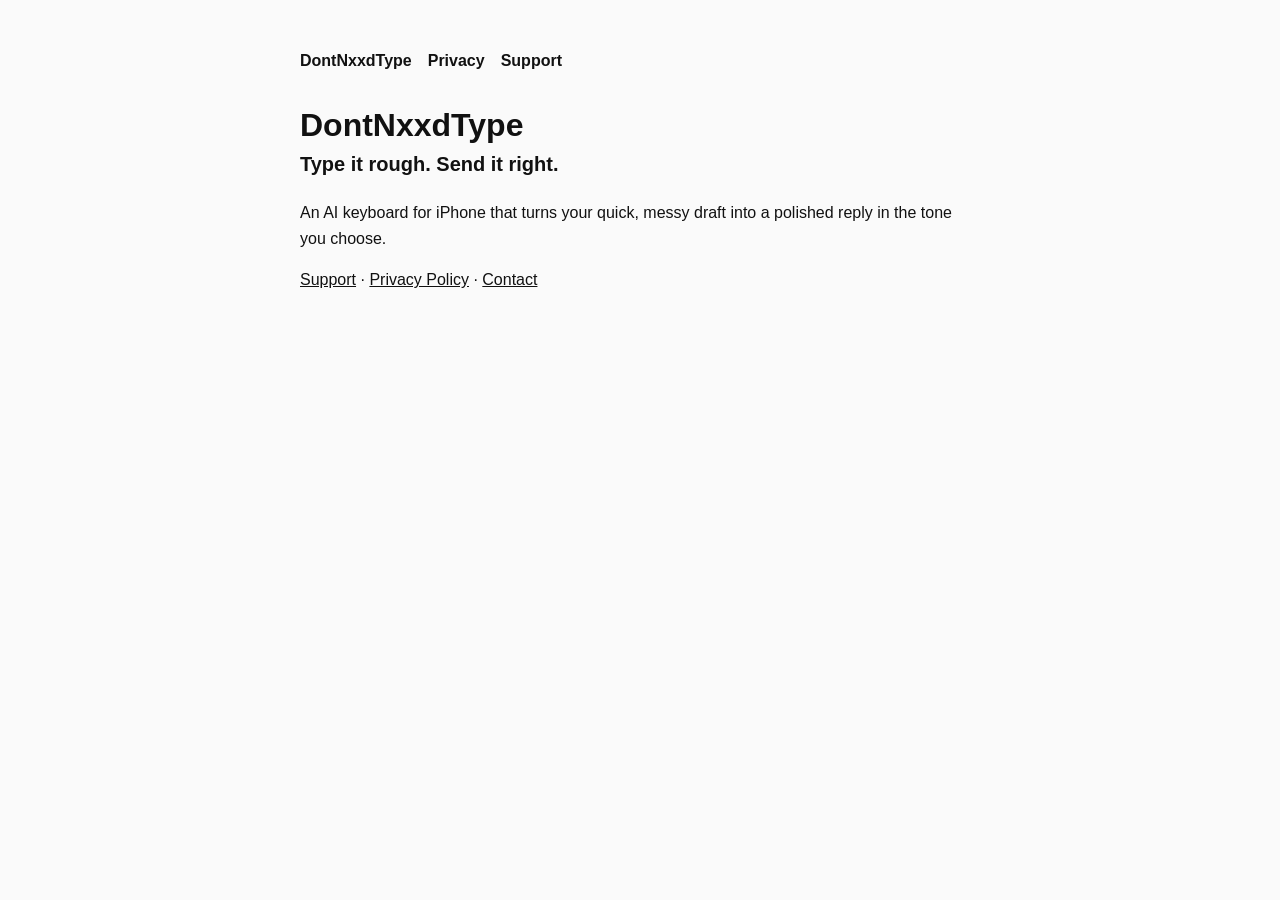
<file: index.html>
<!doctype html>
<html lang="en"><head><meta charset="utf-8"><meta name="viewport" content="width=device-width,initial-scale=1">
<title>DontNxxdType</title><link rel="stylesheet" href="style.css"></head>
<body><main>
<nav><a href="./">DontNxxdType</a><a href="privacy.html">Privacy</a><a href="support.html">Support</a></nav>
<h1>DontNxxdType</h1>
<p style="font-size:1.25rem;font-weight:600;margin-top:0">Type it rough. Send it right.</p>
<p>An AI keyboard for iPhone that turns your quick, messy draft into a polished reply in the tone you choose.</p>
<p><a href="support.html">Support</a> · <a href="privacy.html">Privacy Policy</a> · <a href="mailto:bigfreedobie@gmail.com">Contact</a></p>
</main></body></html>
</file>
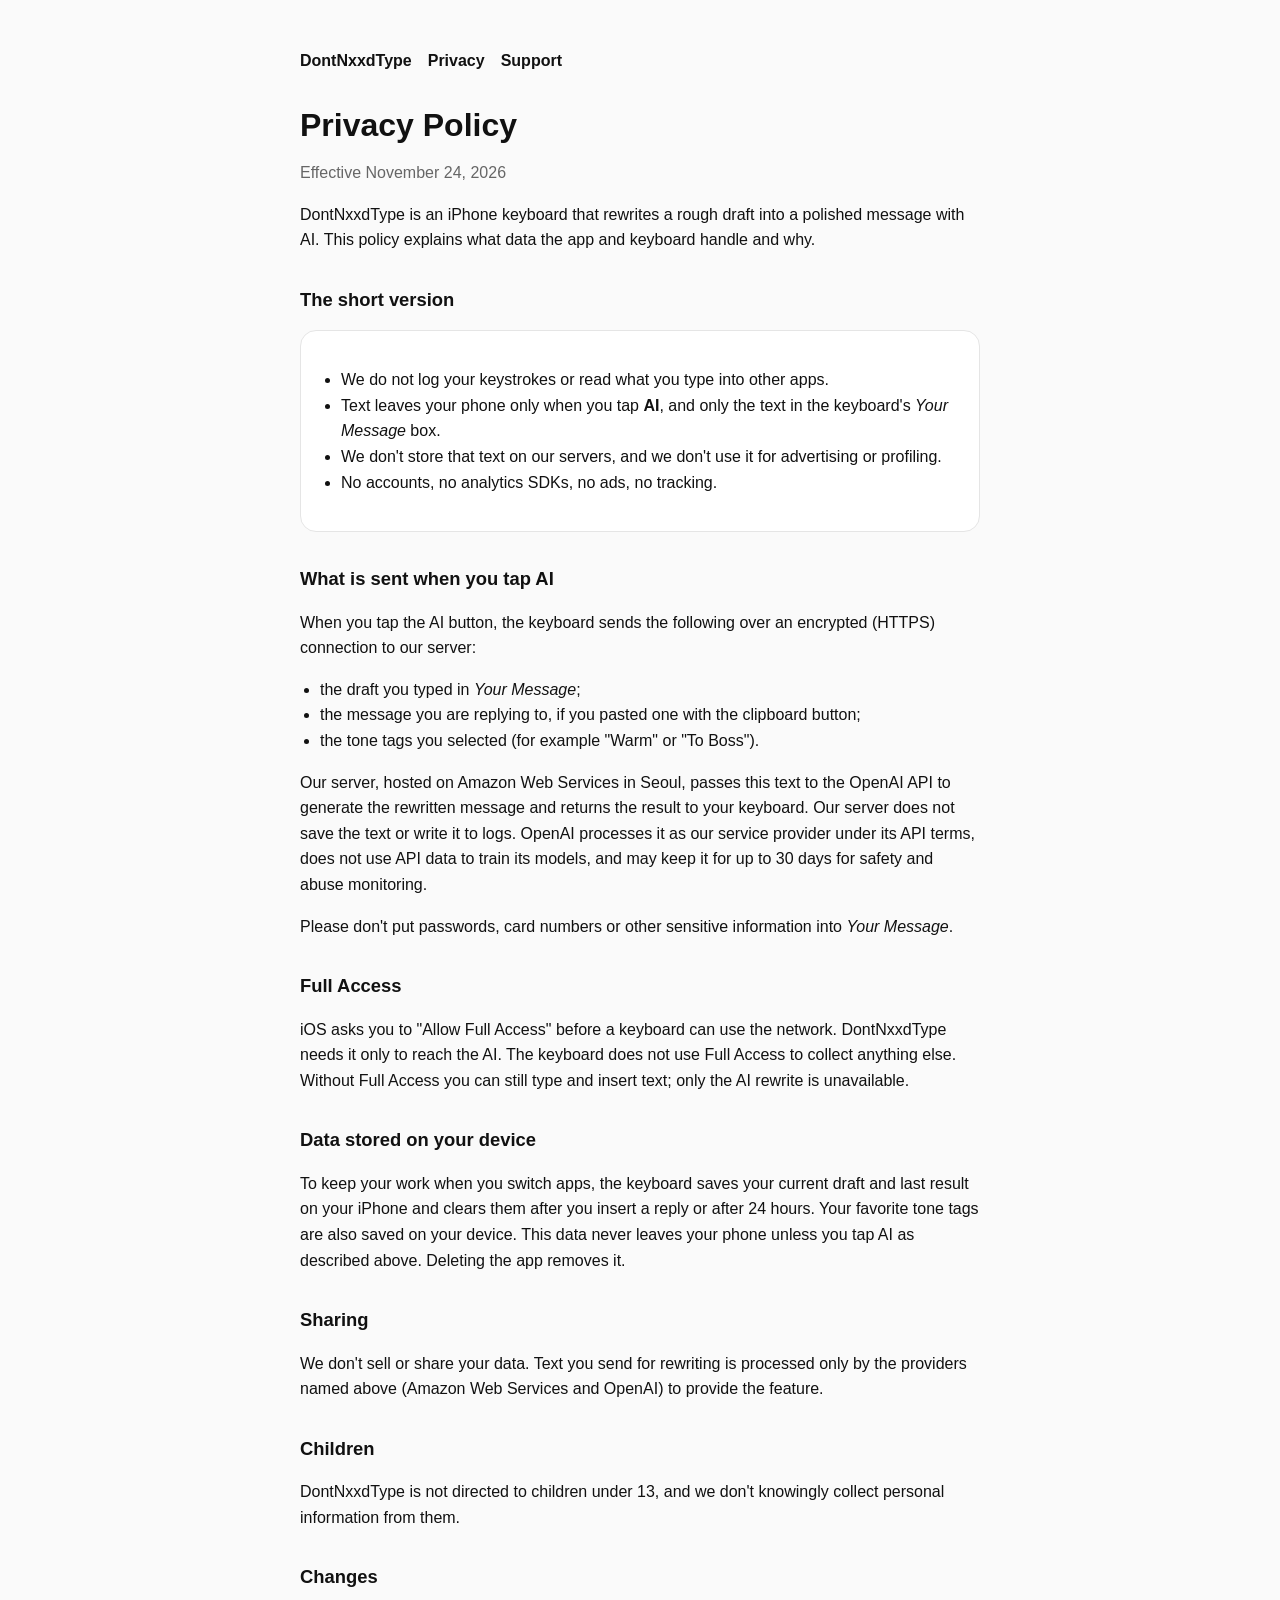
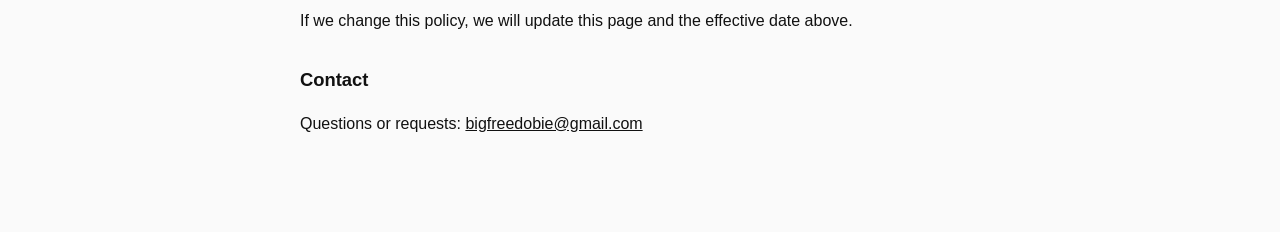
<file: privacy.html>
<!doctype html>
<html lang="en"><head><meta charset="utf-8"><meta name="viewport" content="width=device-width,initial-scale=1">
<title>DontNxxdType Privacy Policy</title><link rel="stylesheet" href="style.css"></head>
<body><main>
<nav><a href="./">DontNxxdType</a><a href="privacy.html">Privacy</a><a href="support.html">Support</a></nav>
<h1>Privacy Policy</h1>
<p class="muted">Effective November 24, 2026</p>

<p>DontNxxdType is an iPhone keyboard that rewrites a rough draft into a polished message with AI. This policy explains what data the app and keyboard handle and why.</p>

<h2>The short version</h2>
<div class="card"><ul>
<li>We do not log your keystrokes or read what you type into other apps.</li>
<li>Text leaves your phone only when you tap <strong>AI</strong>, and only the text in the keyboard's <em>Your Message</em> box.</li>
<li>We don't store that text on our servers, and we don't use it for advertising or profiling.</li>
<li>No accounts, no analytics SDKs, no ads, no tracking.</li>
</ul></div>

<h2>What is sent when you tap AI</h2>
<p>When you tap the AI button, the keyboard sends the following over an encrypted (HTTPS) connection to our server:</p>
<ul>
<li>the draft you typed in <em>Your Message</em>;</li>
<li>the message you are replying to, if you pasted one with the clipboard button;</li>
<li>the tone tags you selected (for example "Warm" or "To Boss").</li>
</ul>
<p>Our server, hosted on Amazon Web Services in Seoul, passes this text to the OpenAI API to generate the rewritten message and returns the result to your keyboard. Our server does not save the text or write it to logs. OpenAI processes it as our service provider under its API terms, does not use API data to train its models, and may keep it for up to 30 days for safety and abuse monitoring.</p>
<p>Please don't put passwords, card numbers or other sensitive information into <em>Your Message</em>.</p>

<h2>Full Access</h2>
<p>iOS asks you to "Allow Full Access" before a keyboard can use the network. DontNxxdType needs it only to reach the AI. The keyboard does not use Full Access to collect anything else. Without Full Access you can still type and insert text; only the AI rewrite is unavailable.</p>

<h2>Data stored on your device</h2>
<p>To keep your work when you switch apps, the keyboard saves your current draft and last result on your iPhone and clears them after you insert a reply or after 24 hours. Your favorite tone tags are also saved on your device. This data never leaves your phone unless you tap AI as described above. Deleting the app removes it.</p>

<h2>Sharing</h2>
<p>We don't sell or share your data. Text you send for rewriting is processed only by the providers named above (Amazon Web Services and OpenAI) to provide the feature.</p>

<h2>Children</h2>
<p>DontNxxdType is not directed to children under 13, and we don't knowingly collect personal information from them.</p>

<h2>Changes</h2>
<p>If we change this policy, we will update this page and the effective date above.</p>

<h2>Contact</h2>
<p>Questions or requests: <a href="mailto:bigfreedobie@gmail.com">bigfreedobie@gmail.com</a></p>
</main></body></html>
</file>
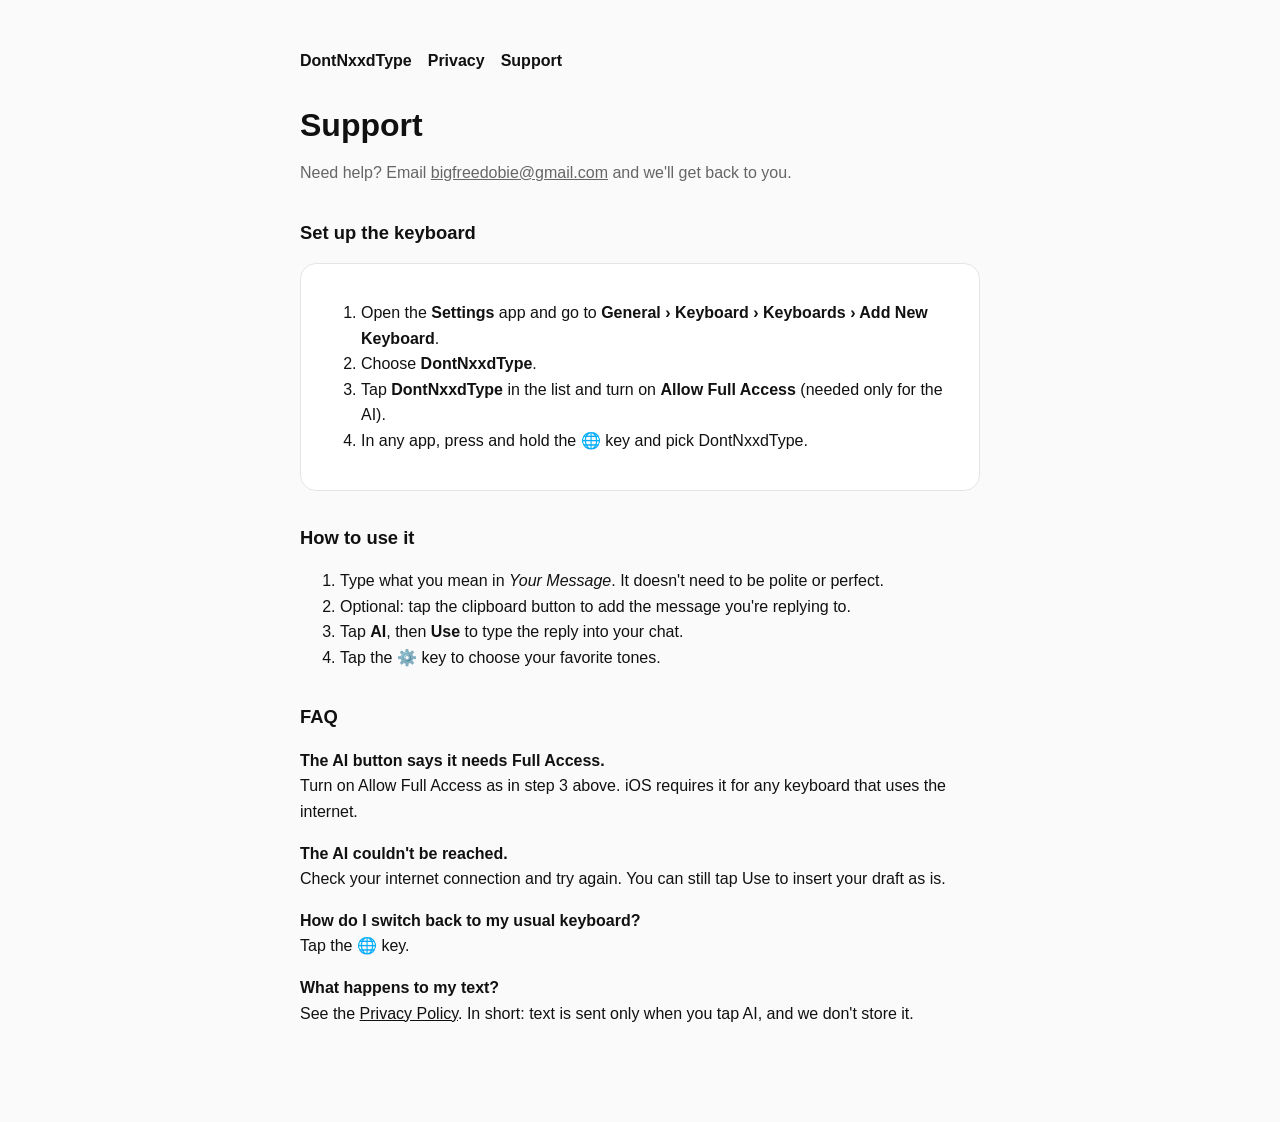
<file: support.html>
<!doctype html>
<html lang="en"><head><meta charset="utf-8"><meta name="viewport" content="width=device-width,initial-scale=1">
<title>DontNxxdType Support</title><link rel="stylesheet" href="style.css"></head>
<body><main>
<nav><a href="./">DontNxxdType</a><a href="privacy.html">Privacy</a><a href="support.html">Support</a></nav>
<h1>Support</h1>
<p class="muted">Need help? Email <a href="mailto:bigfreedobie@gmail.com">bigfreedobie@gmail.com</a> and we'll get back to you.</p>

<h2>Set up the keyboard</h2>
<div class="card"><ol>
<li>Open the <strong>Settings</strong> app and go to <strong>General › Keyboard › Keyboards › Add New Keyboard</strong>.</li>
<li>Choose <strong>DontNxxdType</strong>.</li>
<li>Tap <strong>DontNxxdType</strong> in the list and turn on <strong>Allow Full Access</strong> (needed only for the AI).</li>
<li>In any app, press and hold the 🌐 key and pick DontNxxdType.</li>
</ol></div>

<h2>How to use it</h2>
<ol>
<li>Type what you mean in <em>Your Message</em>. It doesn't need to be polite or perfect.</li>
<li>Optional: tap the clipboard button to add the message you're replying to.</li>
<li>Tap <strong>AI</strong>, then <strong>Use</strong> to type the reply into your chat.</li>
<li>Tap the ⚙️ key to choose your favorite tones.</li>
</ol>

<h2>FAQ</h2>
<p><strong>The AI button says it needs Full Access.</strong><br>Turn on Allow Full Access as in step 3 above. iOS requires it for any keyboard that uses the internet.</p>
<p><strong>The AI couldn't be reached.</strong><br>Check your internet connection and try again. You can still tap Use to insert your draft as is.</p>
<p><strong>How do I switch back to my usual keyboard?</strong><br>Tap the 🌐 key.</p>
<p><strong>What happens to my text?</strong><br>See the <a href="privacy.html">Privacy Policy</a>. In short: text is sent only when you tap AI, and we don't store it.</p>
</main></body></html>
</file>
<file: style.css>
:root{--bg:#fafafa;--fg:#111;--muted:#666;--card:#fff;--line:#e5e5e5}
@media (prefers-color-scheme:dark){:root{--bg:#0d0d0d;--fg:#f2f2f2;--muted:#a0a0a0;--card:#171717;--line:#2a2a2a}}
*{box-sizing:border-box}body{margin:0;background:var(--bg);color:var(--fg);font:16px/1.6 -apple-system,BlinkMacSystemFont,"Segoe UI",Roboto,sans-serif}
main{max-width:720px;margin:0 auto;padding:48px 20px 80px}h1{font-size:2rem;line-height:1.2;margin:0 0 4px}h2{font-size:1.15rem;margin:32px 0 8px}
.muted{color:var(--muted)}a{color:inherit}nav{display:flex;gap:16px;margin-bottom:32px;font-weight:600}nav a{text-decoration:none}nav a:hover{text-decoration:underline}
.card{background:var(--card);border:1px solid var(--line);border-radius:16px;padding:20px;margin:16px 0}ul{padding-left:20px}
</file>
